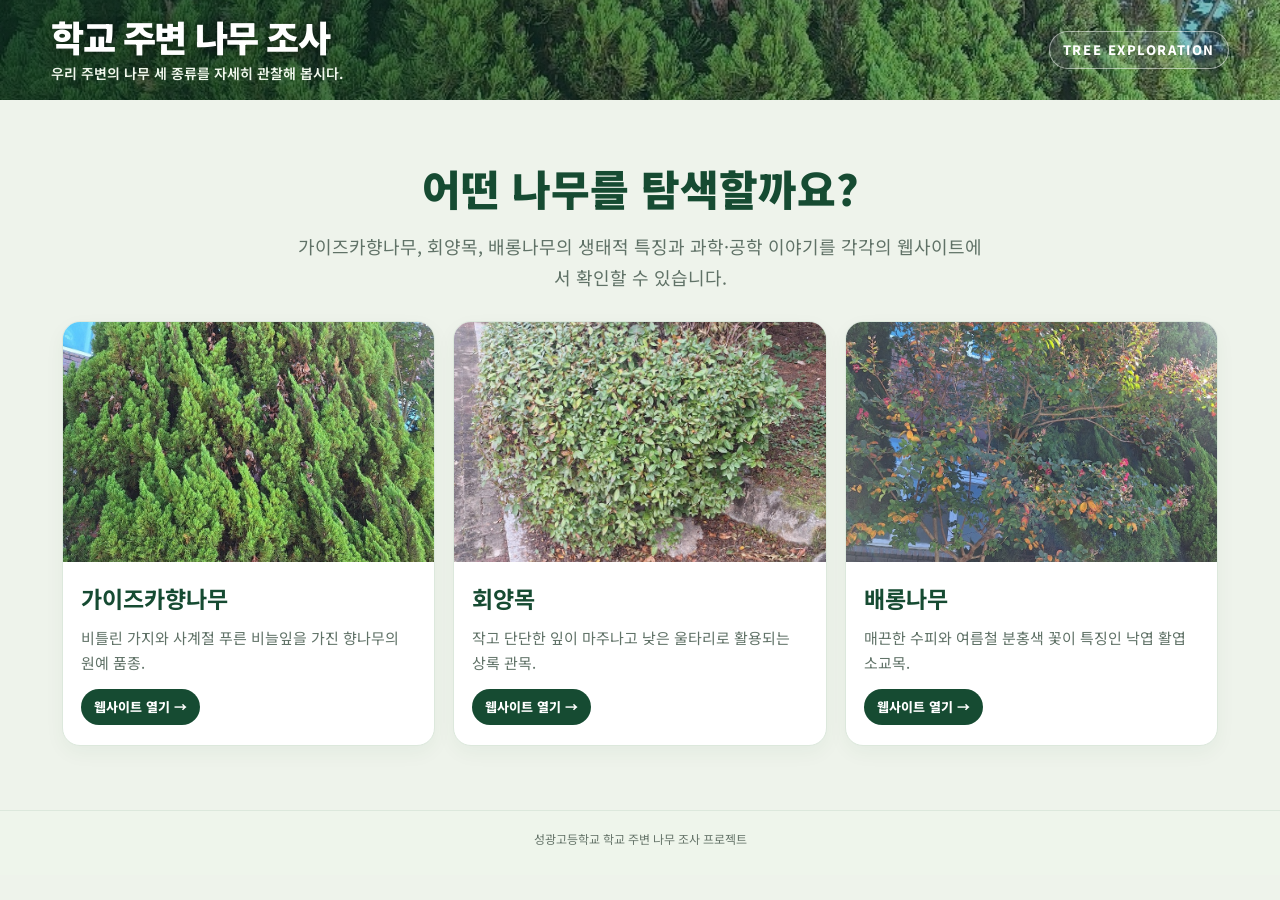
<file: index.html>
<!DOCTYPE html><html lang="ko"><head><meta charset="UTF-8"><meta name="viewport" content="width=device-width, initial-scale=1.0"><title>학교 주변 나무 조사</title><link rel="stylesheet" href="zstyles.css"></head><body>
<header class="hero" style="background-image:url('zimages/zkaizuka_juniper.jpg')"><div class="hero-inner"><div><h1>학교 주변 나무 조사</h1><p>우리 주변의 나무 세 종류를 자세히 관찰해 봅시다.</p></div><span class="hero-mark">TREE EXPLORATION</span></div></header>
<main class="home-layout"><div class="home-intro"><h1>어떤 나무를 탐색할까요?</h1><p>가이즈카향나무, 회양목, 배롱나무의 생태적 특징과 과학·공학 이야기를 각각의 웹사이트에서 확인할 수 있습니다.</p></div><div class="home-cards">
<a class="home-card" href="zkaizuka.html"><img src="zimages/zkaizuka_juniper.jpg" alt="가이즈카향나무"><div><h2>가이즈카향나무</h2><p>비틀린 가지와 사계절 푸른 비늘잎을 가진 향나무의 원예 품종.</p><span>웹사이트 열기 →</span></div></a>
<a class="home-card" href="zboxwood.html"><img src="zimages/zboxwood.jpg" alt="회양목"><div><h2>회양목</h2><p>작고 단단한 잎이 마주나고 낮은 울타리로 활용되는 상록 관목.</p><span>웹사이트 열기 →</span></div></a>
<a class="home-card" href="zbaerong.html"><img src="zimages/zbaerong.jpg" alt="배롱나무"><div><h2>배롱나무</h2><p>매끈한 수피와 여름철 분홍색 꽃이 특징인 낙엽 활엽 소교목.</p><span>웹사이트 열기 →</span></div></a>
</div></main><footer class="footer">성광고등학교 학교 주변 나무 조사 프로젝트</footer></body></html>
</file>
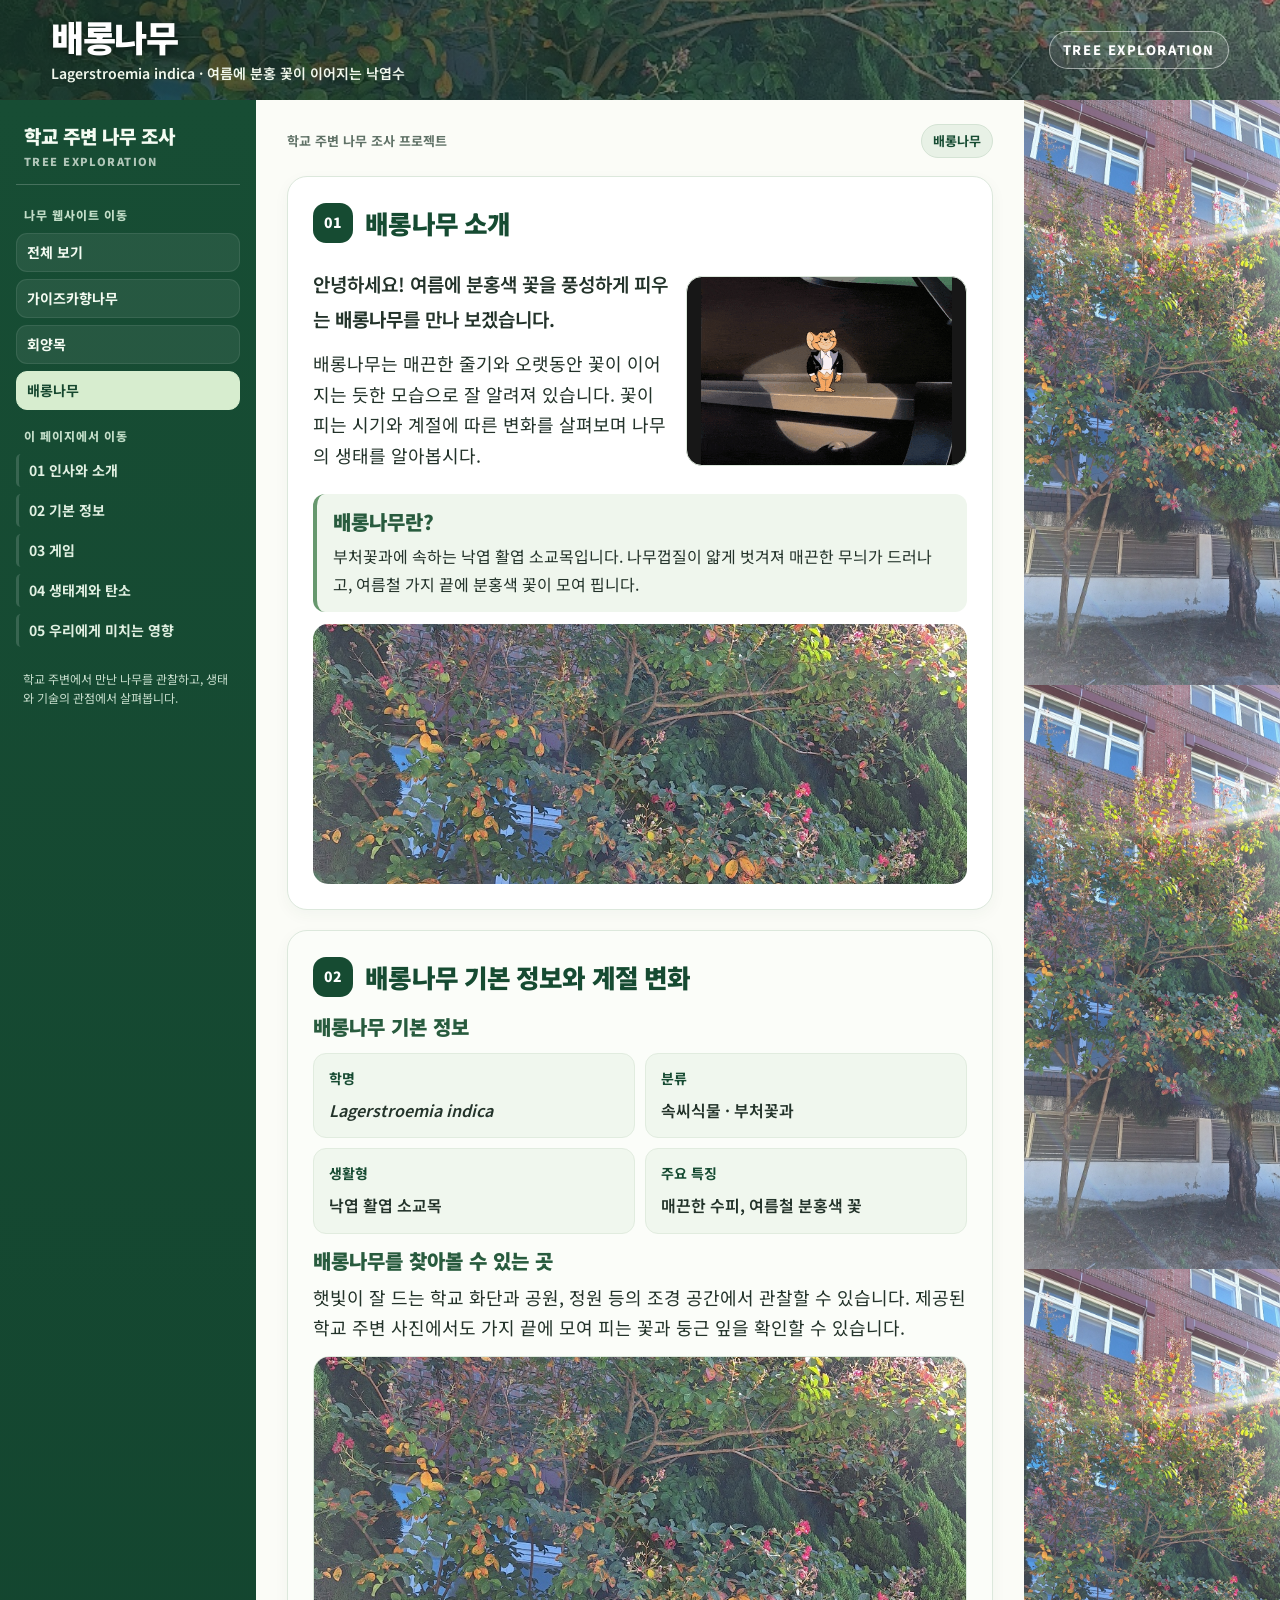
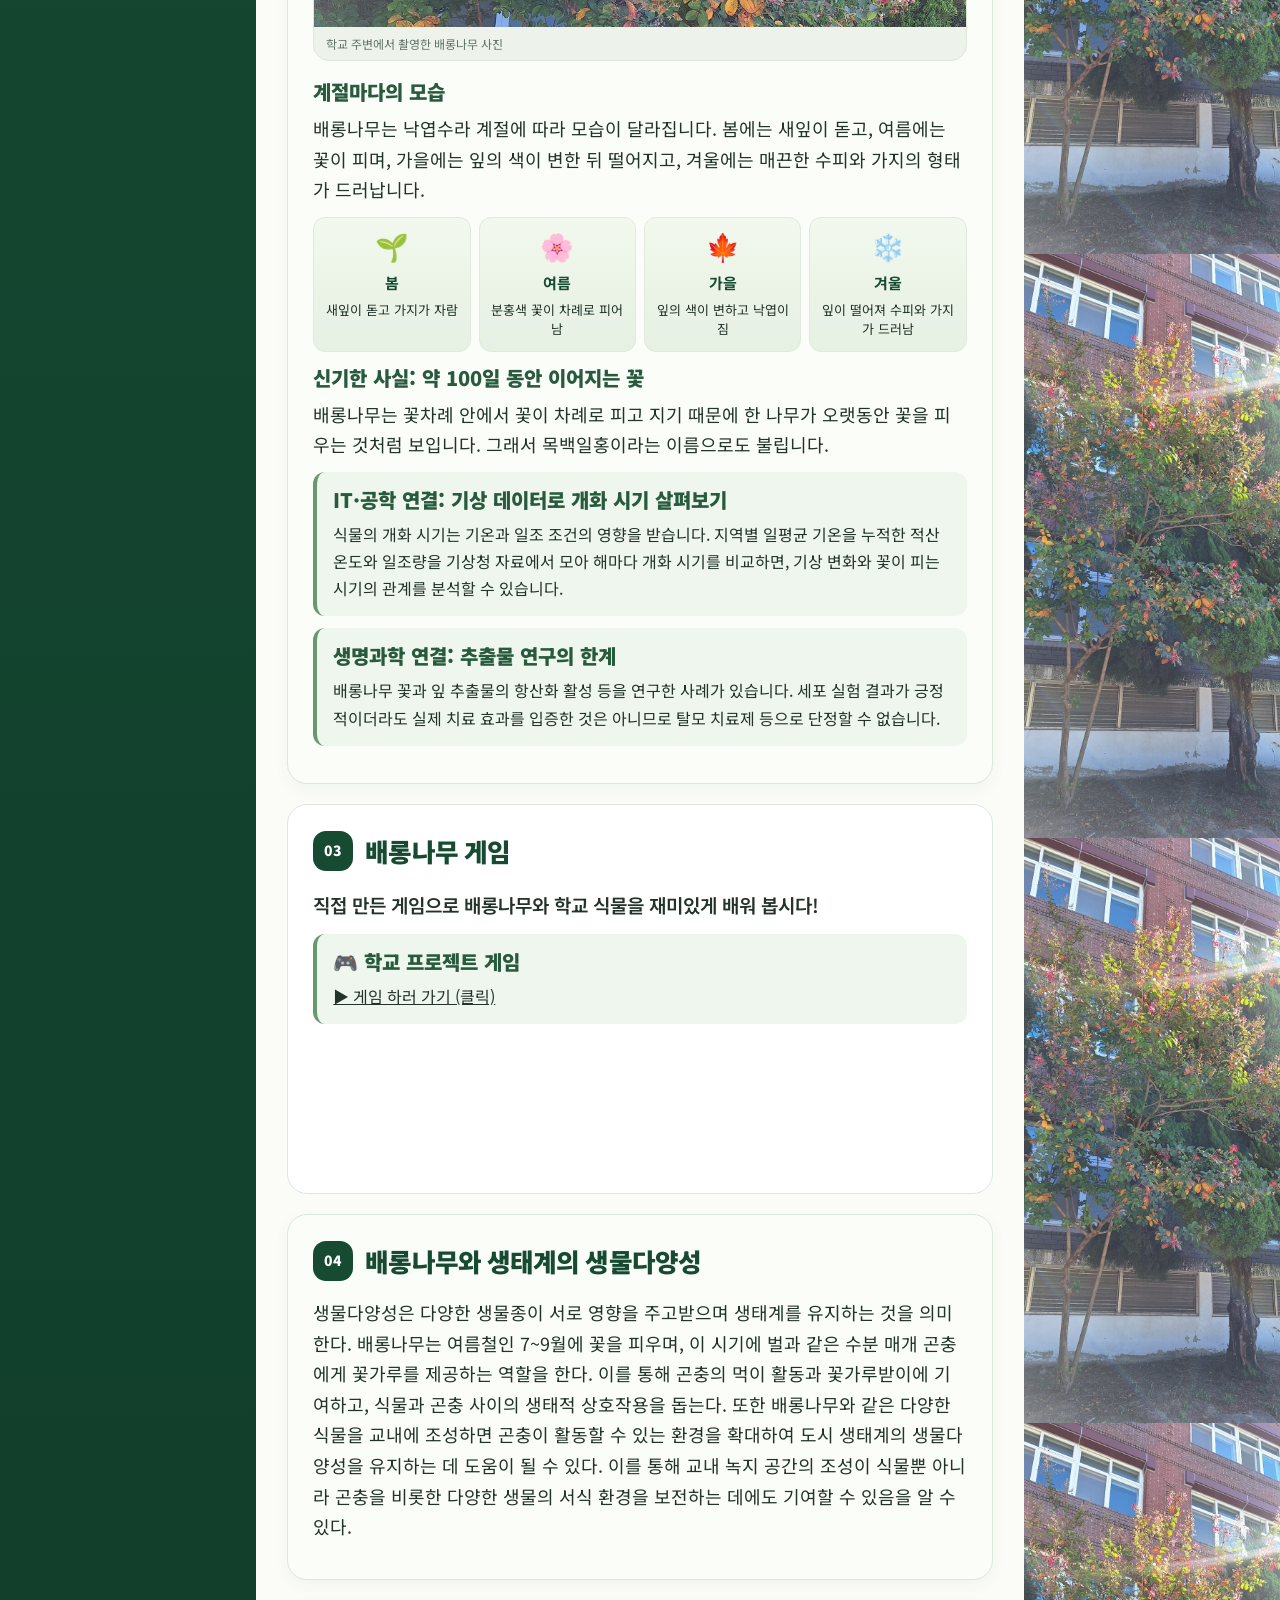
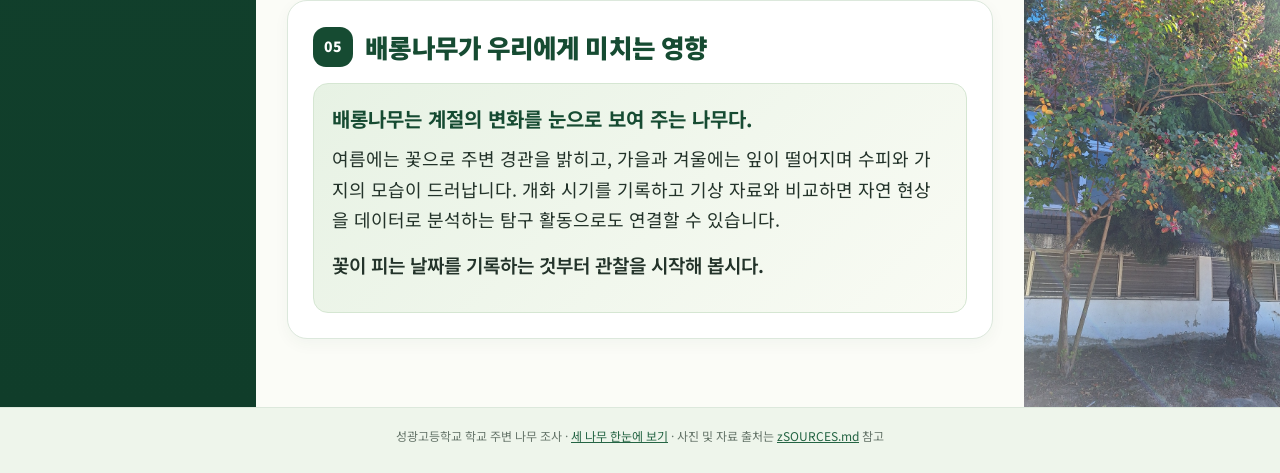
<file: zbaerong.html>
<!DOCTYPE html>
<html lang="ko">
<head>
<meta charset="UTF-8"><meta name="viewport" content="width=device-width, initial-scale=1.0">
<meta name="description" content="학교 주변 나무 조사: 배롱나무의 생태와 과학·공학 연계 내용">
<title>배롱나무 | 학교 주변 나무 조사</title><link rel="stylesheet" href="zstyles.css">
</head>
<body>
<header class="hero" style="background-image:url('zimages/zbaerong.jpg')"><div class="hero-inner"><div><h1>배롱나무</h1><p>Lagerstroemia indica · 여름에 분홍 꽃이 이어지는 낙엽수</p></div><span class="hero-mark">TREE EXPLORATION</span></div></header>
<div class="layout"><aside class="sidebar"><div class="sidebar-inner">
      <div class="site-brand">학교 주변 나무 조사<small>TREE EXPLORATION</small></div>
      <div class="nav-caption">나무 웹사이트 이동</div><nav class="site-links"><a href="index.html">전체 보기</a><a class="" href="zkaizuka.html">가이즈카향나무</a><a class="" href="zboxwood.html">회양목</a><a class="current" href="zbaerong.html">배롱나무</a></nav>
      <div class="nav-caption">이 페이지에서 이동</div><nav class="section-links"><a href="#s1">01 인사와 소개</a><a href="#s2">02 기본 정보</a><a href="#s3">03 게임</a><a href="#s4">04 생태계와 탄소</a><a href="#s5">05 우리에게 미치는 영향</a></nav>
      <p class="sidebar-note">학교 주변에서 만난 나무를 관찰하고, 생태와 기술의 관점에서 살펴봅니다.</p>
    </div></aside><main class="content"><div class="intro-line"><span>학교 주변 나무 조사 프로젝트</span><span class="pill">배롱나무</span></div><section class="chapter" id="s1"><div class="chapter-head"><span class="chapter-no">01</span><h2>배롱나무 소개</h2></div><div class="welcome-grid"><div><p class="lead">안녕하세요! 여름에 분홍색 꽃을 풍성하게 피우는 <strong>배롱나무</strong>를 만나 보겠습니다.</p><p>배롱나무는 매끈한 줄기와 오랫동안 꽃이 이어지는 듯한 모습으로 잘 알려져 있습니다. 꽃이 피는 시기와 계절에 따른 변화를 살펴보며 나무의 생태를 알아봅시다.</p></div><img class="welcome-art" src="zimages/ztom_jerry_greeting.png" alt="사용자가 제공한 톰과 제리 인사 이미지"></div><div class="science-box"><h3>배롱나무란?</h3><p>부처꽃과에 속하는 낙엽 활엽 소교목입니다. 나무껍질이 얇게 벗겨져 매끈한 무늬가 드러나고, 여름철 가지 끝에 분홍색 꽃이 모여 핍니다.</p></div><img class="species-photo" src="zimages/zbaerong.jpg" alt="학교 주변 배롱나무 사진"></section><section class="chapter" id="s2"><div class="chapter-head"><span class="chapter-no">02</span><h2>배롱나무 기본 정보와 계절 변화</h2></div><h3>배롱나무 기본 정보</h3><div class="fact-grid"><div class="fact"><b>학명</b><span><i>Lagerstroemia indica</i></span></div><div class="fact"><b>분류</b><span>속씨식물 · 부처꽃과</span></div><div class="fact"><b>생활형</b><span>낙엽 활엽 소교목</span></div><div class="fact"><b>주요 특징</b><span>매끈한 수피, 여름철 분홍색 꽃</span></div></div><h3>배롱나무를 찾아볼 수 있는 곳</h3><p>햇빛이 잘 드는 학교 화단과 공원, 정원 등의 조경 공간에서 관찰할 수 있습니다. 제공된 학교 주변 사진에서도 가지 끝에 모여 피는 꽃과 둥근 잎을 확인할 수 있습니다.</p><figure class="inline-photo"><img src="zimages/zbaerong.jpg" alt="꽃이 피어 있는 배롱나무"><figcaption>학교 주변에서 촬영한 배롱나무 사진</figcaption></figure><h3>계절마다의 모습</h3><p>배롱나무는 낙엽수라 계절에 따라 모습이 달라집니다. 봄에는 새잎이 돋고, 여름에는 꽃이 피며, 가을에는 잎의 색이 변한 뒤 떨어지고, 겨울에는 매끈한 수피와 가지의 형태가 드러납니다.</p><div class="seasons"><div class="season"><span class="symbol">🌱</span><strong>봄</strong><p>새잎이 돋고 가지가 자람</p></div><div class="season"><span class="symbol">🌸</span><strong>여름</strong><p>분홍색 꽃이 차례로 피어남</p></div><div class="season"><span class="symbol">🍁</span><strong>가을</strong><p>잎의 색이 변하고 낙엽이 짐</p></div><div class="season"><span class="symbol">❄️</span><strong>겨울</strong><p>잎이 떨어져 수피와 가지가 드러남</p></div></div><h3>신기한 사실: 약 100일 동안 이어지는 꽃</h3><p>배롱나무는 꽃차례 안에서 꽃이 차례로 피고 지기 때문에 한 나무가 오랫동안 꽃을 피우는 것처럼 보입니다. 그래서 목백일홍이라는 이름으로도 불립니다.</p><div class="science-box"><h3>IT·공학 연결: 기상 데이터로 개화 시기 살펴보기</h3><p>식물의 개화 시기는 기온과 일조 조건의 영향을 받습니다. 지역별 일평균 기온을 누적한 적산온도와 일조량을 기상청 자료에서 모아 해마다 개화 시기를 비교하면, 기상 변화와 꽃이 피는 시기의 관계를 분석할 수 있습니다.</p></div><div class="science-box"><h3>생명과학 연결: 추출물 연구의 한계</h3><p>배롱나무 꽃과 잎 추출물의 항산화 활성 등을 연구한 사례가 있습니다. 세포 실험 결과가 긍정적이더라도 실제 치료 효과를 입증한 것은 아니므로 탈모 치료제 등으로 단정할 수 없습니다.</p></div></section><section class="chapter game-slot" id="s3" aria-label="게임 영역"><div class="chapter-head"><span class="chapter-no">03</span><h2>배롱나무 게임</h2></div><p class="lead">직접 만든 게임으로 배롱나무와 학교 식물을 재미있게 배워 봅시다!</p><div class="science-box"><h3>🎮 학교 프로젝트 게임</h3><p><a href="https://sg26-10512-a11y.github.io/School-project/" target="_blank" rel="noopener">▶ 게임 하러 가기 (클릭)</a></p></div></section><section class="chapter" id="s4">
  <div class="chapter-head">
    <span class="chapter-no">04</span>
    <h2>배롱나무와 생태계의 생물다양성</h2>
  </div>

  <p>생물다양성은 다양한 생물종이 서로 영향을 주고받으며 생태계를 유지하는 것을 의미한다. 배롱나무는 여름철인 7~9월에 꽃을 피우며, 이 시기에 벌과 같은 수분 매개 곤충에게 꽃가루를 제공하는 역할을 한다. 이를 통해 곤충의 먹이 활동과 꽃가루받이에 기여하고, 식물과 곤충 사이의 생태적 상호작용을 돕는다. 또한 배롱나무와 같은 다양한 식물을 교내에 조성하면 곤충이 활동할 수 있는 환경을 확대하여 도시 생태계의 생물다양성을 유지하는 데 도움이 될 수 있다. 이를 통해 교내 녹지 공간의 조성이 식물뿐 아니라 곤충을 비롯한 다양한 생물의 서식 환경을 보전하는 데에도 기여할 수 있음을 알 수 있다.</p>
</section><section class="chapter" id="s5"><div class="chapter-head"><span class="chapter-no">05</span><h2>배롱나무가 우리에게 미치는 영향</h2></div><div class="finish"><strong>배롱나무는 계절의 변화를 눈으로 보여 주는 나무다.</strong><p>여름에는 꽃으로 주변 경관을 밝히고, 가을과 겨울에는 잎이 떨어지며 수피와 가지의 모습이 드러납니다. 개화 시기를 기록하고 기상 자료와 비교하면 자연 현상을 데이터로 분석하는 탐구 활동으로도 연결할 수 있습니다.</p><p class="lead">꽃이 피는 날짜를 기록하는 것부터 관찰을 시작해 봅시다.</p></div></section></main><aside class="photo-rail" aria-label="나무 사진 모음"><img src="zimages/zbaerong.jpg" alt="" loading="lazy"><img src="zimages/zbaerong.jpg" alt="" loading="lazy"><img src="zimages/zbaerong.jpg" alt="" loading="lazy"><img src="zimages/zbaerong.jpg" alt="" loading="lazy"><img src="zimages/zbaerong.jpg" alt="" loading="lazy"><img src="zimages/zbaerong.jpg" alt="" loading="lazy"></aside></div>
<footer class="footer">성광고등학교 학교 주변 나무 조사 · <a href="index.html">세 나무 한눈에 보기</a> · 사진 및 자료 출처는 <a href="zSOURCES.md">zSOURCES.md</a> 참고</footer>

</body></html>
</file>
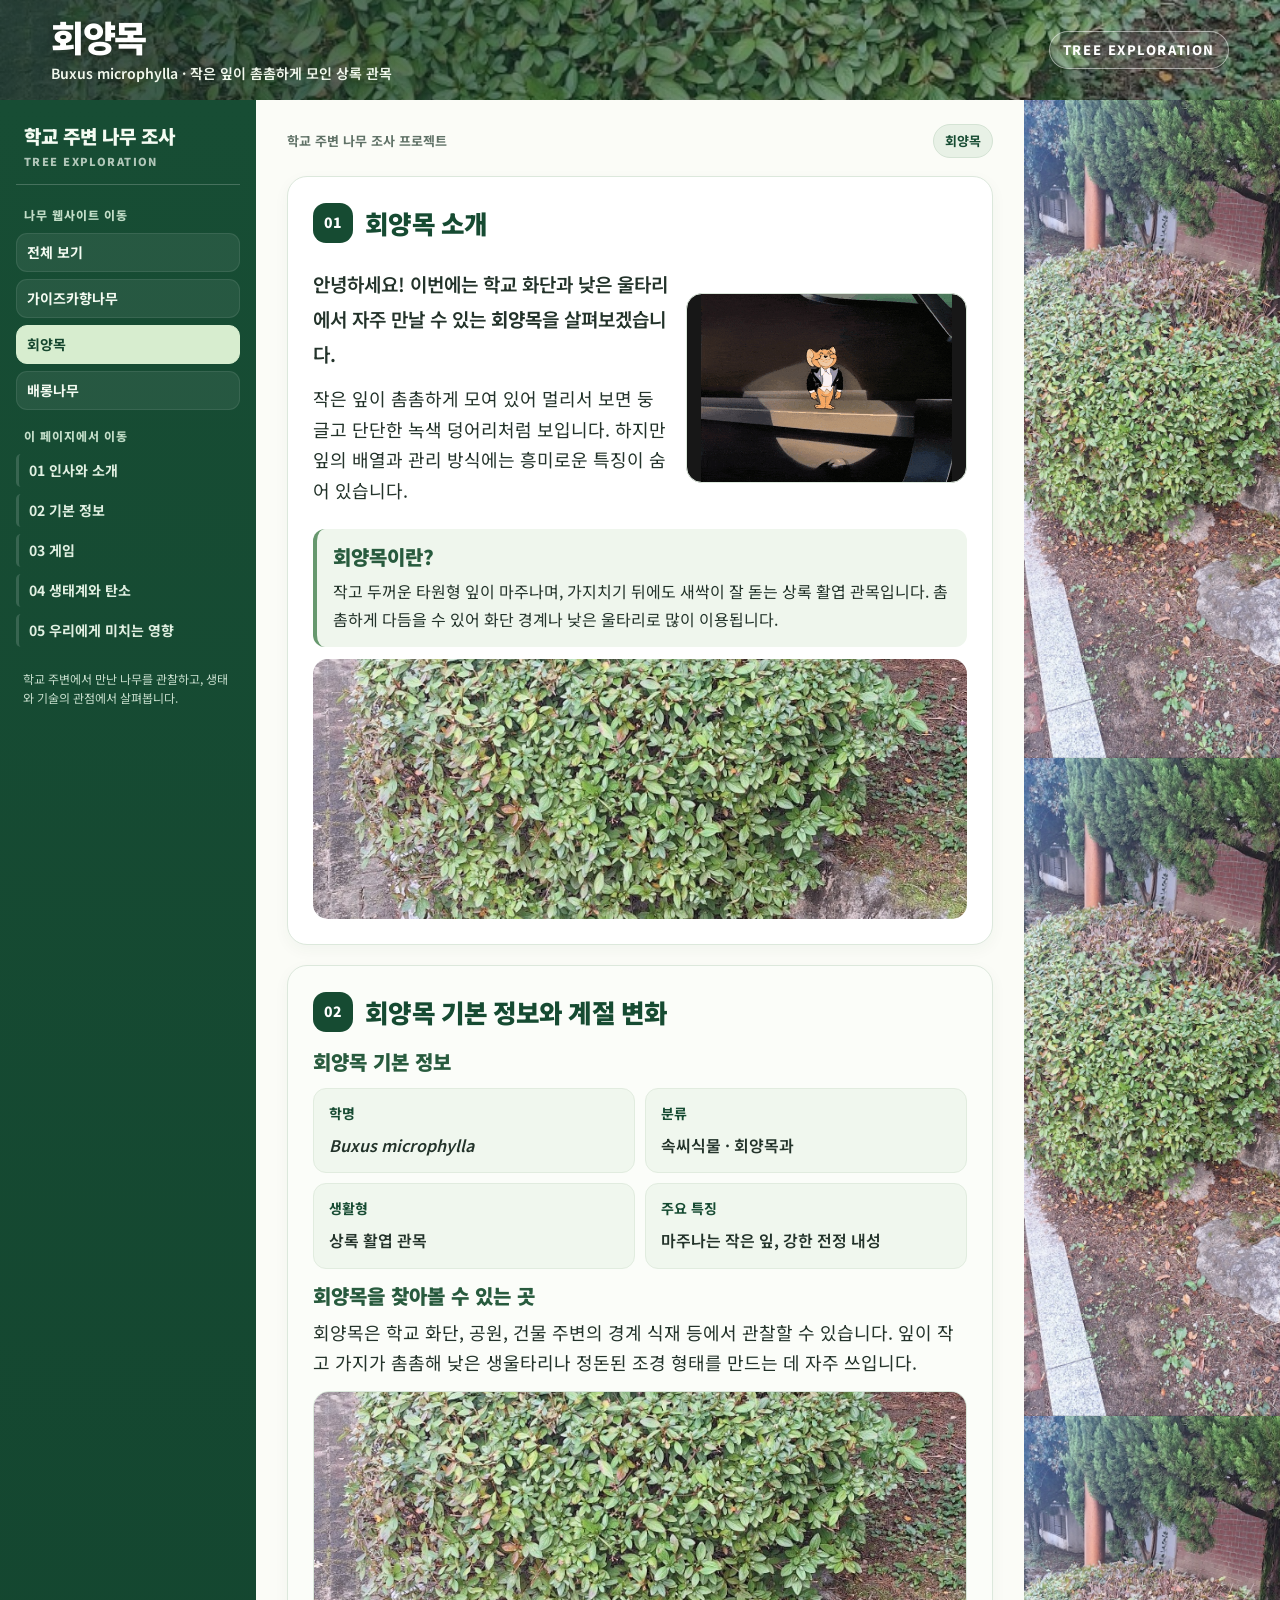
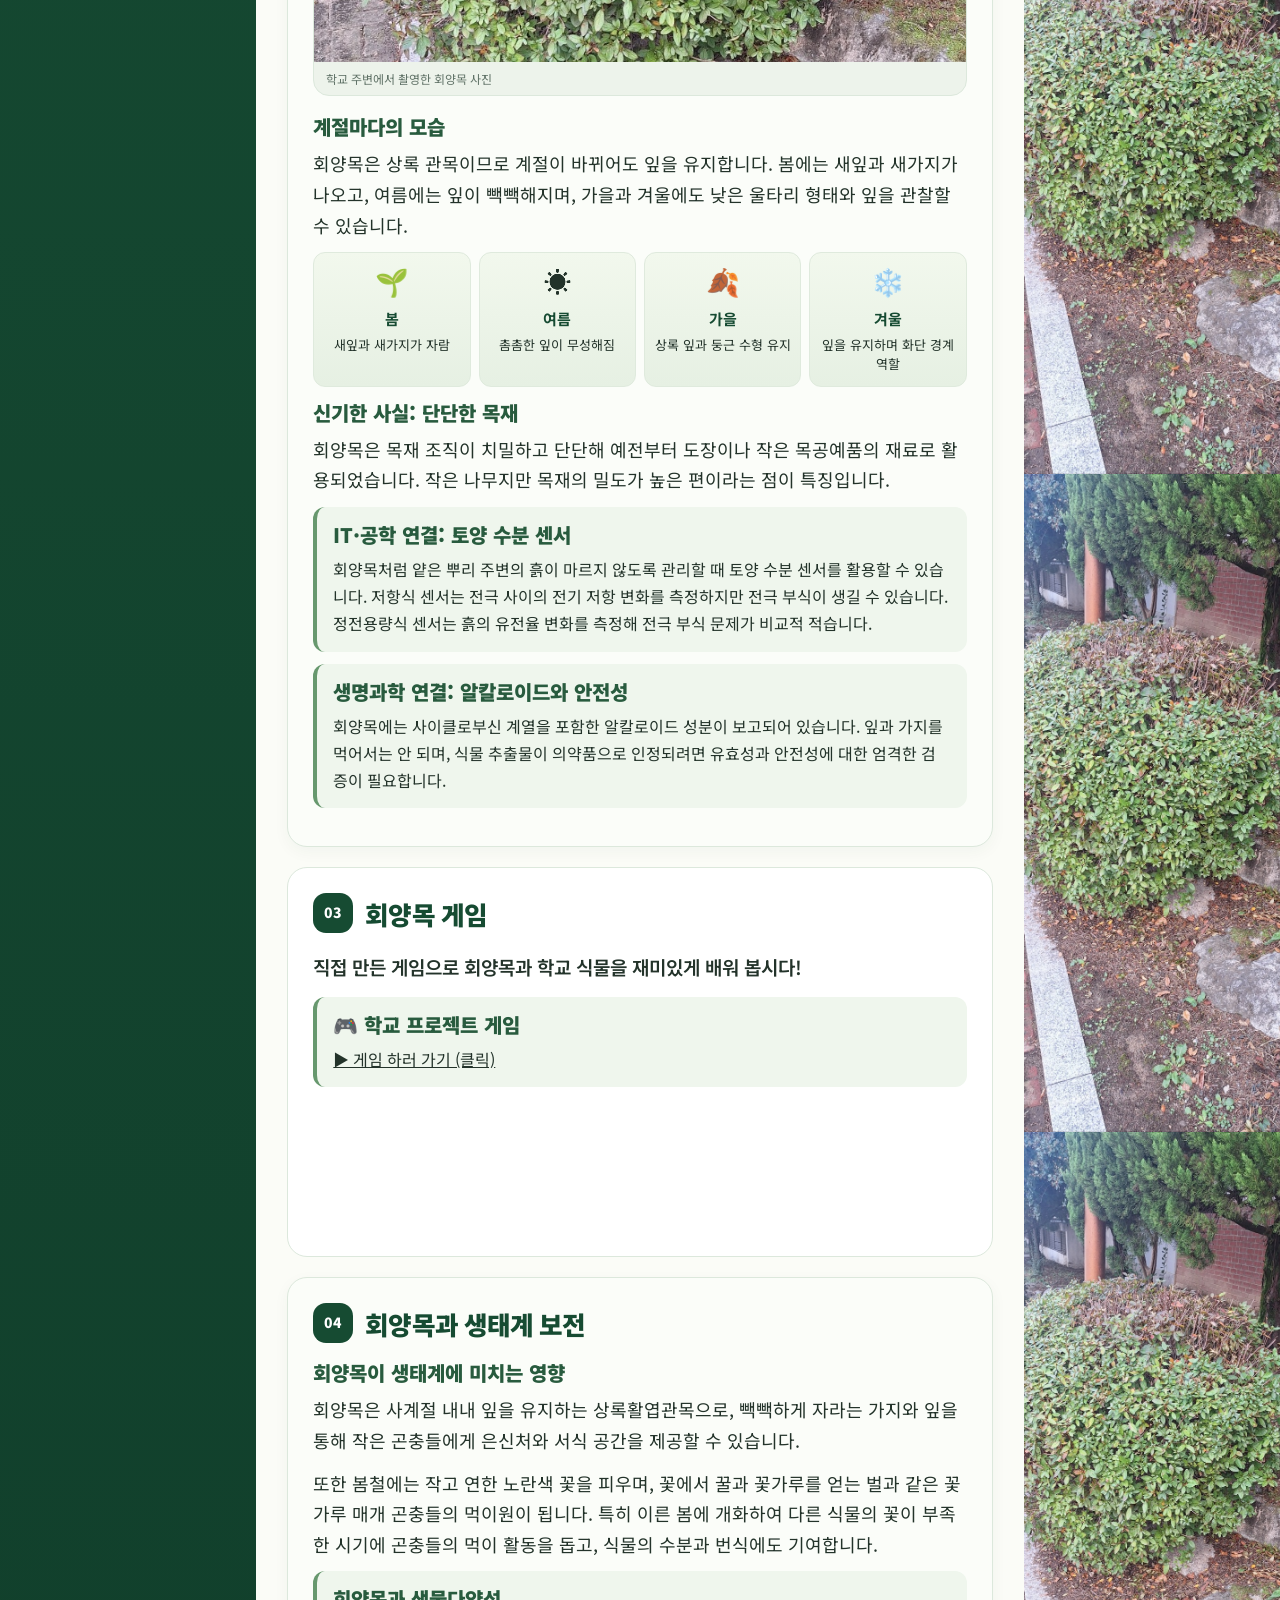
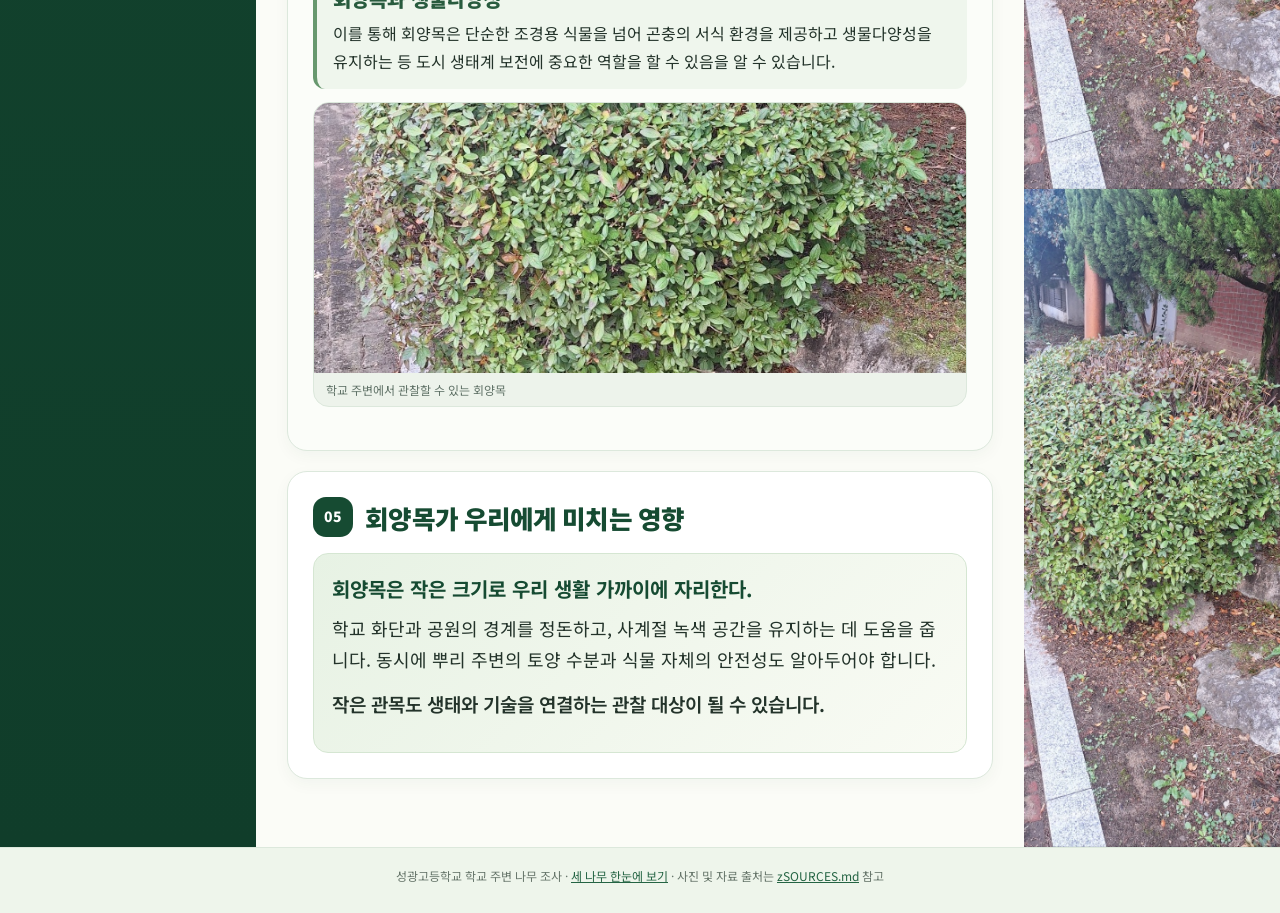
<file: zboxwood.html>
<!DOCTYPE html>
<html lang="ko">
<head>
<meta charset="UTF-8"><meta name="viewport" content="width=device-width, initial-scale=1.0">
<meta name="description" content="학교 주변 나무 조사: 회양목의 생태와 과학·공학 연계 내용">
<title>회양목 | 학교 주변 나무 조사</title><link rel="stylesheet" href="zstyles.css">
</head>
<body>
<header class="hero" style="background-image:url('zimages/zboxwood.jpg')"><div class="hero-inner"><div><h1>회양목</h1><p>Buxus microphylla · 작은 잎이 촘촘하게 모인 상록 관목</p></div><span class="hero-mark">TREE EXPLORATION</span></div></header>
<div class="layout"><aside class="sidebar"><div class="sidebar-inner">
      <div class="site-brand">학교 주변 나무 조사<small>TREE EXPLORATION</small></div>
      <div class="nav-caption">나무 웹사이트 이동</div><nav class="site-links"><a href="index.html">전체 보기</a><a class="" href="zkaizuka.html">가이즈카향나무</a><a class="current" href="zboxwood.html">회양목</a><a class="" href="zbaerong.html">배롱나무</a></nav>
      <div class="nav-caption">이 페이지에서 이동</div><nav class="section-links"><a href="#s1">01 인사와 소개</a><a href="#s2">02 기본 정보</a><a href="#s3">03 게임</a><a href="#s4">04 생태계와 탄소</a><a href="#s5">05 우리에게 미치는 영향</a></nav>
      <p class="sidebar-note">학교 주변에서 만난 나무를 관찰하고, 생태와 기술의 관점에서 살펴봅니다.</p>
    </div></aside><main class="content"><div class="intro-line"><span>학교 주변 나무 조사 프로젝트</span><span class="pill">회양목</span></div><section class="chapter" id="s1"><div class="chapter-head"><span class="chapter-no">01</span><h2>회양목 소개</h2></div><div class="welcome-grid"><div><p class="lead">안녕하세요! 이번에는 학교 화단과 낮은 울타리에서 자주 만날 수 있는 <strong>회양목</strong>을 살펴보겠습니다.</p><p>작은 잎이 촘촘하게 모여 있어 멀리서 보면 둥글고 단단한 녹색 덩어리처럼 보입니다. 하지만 잎의 배열과 관리 방식에는 흥미로운 특징이 숨어 있습니다.</p></div><img class="welcome-art" src="zimages/ztom_jerry_greeting.png" alt="사용자가 제공한 톰과 제리 인사 이미지"></div><div class="science-box"><h3>회양목이란?</h3><p>작고 두꺼운 타원형 잎이 마주나며, 가지치기 뒤에도 새싹이 잘 돋는 상록 활엽 관목입니다. 촘촘하게 다듬을 수 있어 화단 경계나 낮은 울타리로 많이 이용됩니다.</p></div><img class="species-photo" src="zimages/zboxwood.jpg" alt="학교 주변 회양목 사진"></section><section class="chapter" id="s2"><div class="chapter-head"><span class="chapter-no">02</span><h2>회양목 기본 정보와 계절 변화</h2></div><h3>회양목 기본 정보</h3><div class="fact-grid"><div class="fact"><b>학명</b><span><i>Buxus microphylla</i></span></div><div class="fact"><b>분류</b><span>속씨식물 · 회양목과</span></div><div class="fact"><b>생활형</b><span>상록 활엽 관목</span></div><div class="fact"><b>주요 특징</b><span>마주나는 작은 잎, 강한 전정 내성</span></div></div><h3>회양목을 찾아볼 수 있는 곳</h3><p>회양목은 학교 화단, 공원, 건물 주변의 경계 식재 등에서 관찰할 수 있습니다. 잎이 작고 가지가 촘촘해 낮은 생울타리나 정돈된 조경 형태를 만드는 데 자주 쓰입니다.</p><figure class="inline-photo"><img src="zimages/zboxwood.jpg" alt="화단에 둥글게 다듬어진 회양목"><figcaption>학교 주변에서 촬영한 회양목 사진</figcaption></figure><h3>계절마다의 모습</h3><p>회양목은 상록 관목이므로 계절이 바뀌어도 잎을 유지합니다. 봄에는 새잎과 새가지가 나오고, 여름에는 잎이 빽빽해지며, 가을과 겨울에도 낮은 울타리 형태와 잎을 관찰할 수 있습니다.</p><div class="seasons"><div class="season"><span class="symbol">🌱</span><strong>봄</strong><p>새잎과 새가지가 자람</p></div><div class="season"><span class="symbol">☀️</span><strong>여름</strong><p>촘촘한 잎이 무성해짐</p></div><div class="season"><span class="symbol">🍂</span><strong>가을</strong><p>상록 잎과 둥근 수형 유지</p></div><div class="season"><span class="symbol">❄️</span><strong>겨울</strong><p>잎을 유지하며 화단 경계 역할</p></div></div><h3>신기한 사실: 단단한 목재</h3><p>회양목은 목재 조직이 치밀하고 단단해 예전부터 도장이나 작은 목공예품의 재료로 활용되었습니다. 작은 나무지만 목재의 밀도가 높은 편이라는 점이 특징입니다.</p><div class="science-box"><h3>IT·공학 연결: 토양 수분 센서</h3><p>회양목처럼 얕은 뿌리 주변의 흙이 마르지 않도록 관리할 때 토양 수분 센서를 활용할 수 있습니다. 저항식 센서는 전극 사이의 전기 저항 변화를 측정하지만 전극 부식이 생길 수 있습니다. 정전용량식 센서는 흙의 유전율 변화를 측정해 전극 부식 문제가 비교적 적습니다.</p></div><div class="science-box"><h3>생명과학 연결: 알칼로이드와 안전성</h3><p>회양목에는 사이클로부신 계열을 포함한 알칼로이드 성분이 보고되어 있습니다. 잎과 가지를 먹어서는 안 되며, 식물 추출물이 의약품으로 인정되려면 유효성과 안전성에 대한 엄격한 검증이 필요합니다.</p></div></section><section class="chapter game-slot" id="s3" aria-label="게임 영역"><div class="chapter-head"><span class="chapter-no">03</span><h2>회양목 게임</h2></div><p class="lead">직접 만든 게임으로 회양목과 학교 식물을 재미있게 배워 봅시다!</p><div class="science-box"><h3>🎮 학교 프로젝트 게임</h3><p><a href="https://sghs0258-del.github.io/school-project/" target="_blank" rel="noopener">▶ 게임 하러 가기 (클릭)</a></p></div></section>
<section class="chapter" id="s4">
  <div class="chapter-head">
    <span class="chapter-no">04</span>
    <h2>회양목과 생태계 보전</h2>
  </div>

  <h3>회양목이 생태계에 미치는 영향</h3>

  <p>
    회양목은 사계절 내내 잎을 유지하는 상록활엽관목으로,
    빽빽하게 자라는 가지와 잎을 통해 작은 곤충들에게
    은신처와 서식 공간을 제공할 수 있습니다.
  </p>

  <p>
    또한 봄철에는 작고 연한 노란색 꽃을 피우며,
    꽃에서 꿀과 꽃가루를 얻는 벌과 같은 꽃가루 매개 곤충들의
    먹이원이 됩니다. 특히 이른 봄에 개화하여 다른 식물의 꽃이
    부족한 시기에 곤충들의 먹이 활동을 돕고,
    식물의 수분과 번식에도 기여합니다.
  </p>

  <div class="science-box">
    <h3>회양목과 생물다양성</h3>
    <p>
      이를 통해 회양목은 단순한 조경용 식물을 넘어
      곤충의 서식 환경을 제공하고 생물다양성을 유지하는 등
      도시 생태계 보전에 중요한 역할을 할 수 있음을 알 수 있습니다.
    </p>
  </div>

  <figure class="inline-photo">
    <img src="zimages/zboxwood.jpg" alt="학교 주변에서 자라는 회양목">
    <figcaption>학교 주변에서 관찰할 수 있는 회양목</figcaption>
  </figure>
</section><section class="chapter" id="s5"><div class="chapter-head"><span class="chapter-no">05</span><h2>회양목가 우리에게 미치는 영향</h2></div><div class="finish"><strong>회양목은 작은 크기로 우리 생활 가까이에 자리한다.</strong><p>학교 화단과 공원의 경계를 정돈하고, 사계절 녹색 공간을 유지하는 데 도움을 줍니다. 동시에 뿌리 주변의 토양 수분과 식물 자체의 안전성도 알아두어야 합니다.</p><p class="lead">작은 관목도 생태와 기술을 연결하는 관찰 대상이 될 수 있습니다.</p></div></section></main><aside class="photo-rail" aria-label="나무 사진 모음"><img src="zimages/zboxwood.jpg" alt="" loading="lazy"><img src="zimages/zboxwood.jpg" alt="" loading="lazy"><img src="zimages/zboxwood.jpg" alt="" loading="lazy"><img src="zimages/zboxwood.jpg" alt="" loading="lazy"><img src="zimages/zboxwood.jpg" alt="" loading="lazy"><img src="zimages/zboxwood.jpg" alt="" loading="lazy"></aside></div>
<footer class="footer">성광고등학교 학교 주변 나무 조사 · <a href="index.html">세 나무 한눈에 보기</a> · 사진 및 자료 출처는 <a href="zSOURCES.md">zSOURCES.md</a> 참고</footer>

</body></html>
</file>
<file: zstyles.css>
@import url('https://fonts.googleapis.com/css2?family=Gowun+Dodum&family=Noto+Sans+KR:wght@400;500;600;700;800;900&display=swap');
:root{--pine:#164b32;--pine2:#246443;--leaf:#4d8b5d;--mint:#eaf4e8;--paper:#fbfcf7;--ink:#23332a;--muted:#607267;--line:#dce8dc;--sun:#f6c96a;}
*{box-sizing:border-box}
html{scroll-behavior:smooth;scroll-padding-top:18px}
body{margin:0;background:#eef3eb;color:var(--ink);font-family:'Noto Sans KR','Malgun Gothic',sans-serif;font-size:18px;line-height:1.7}
a{color:inherit}
.hero{height:100px;position:relative;display:flex;align-items:center;padding:12px clamp(16px,4vw,56px);background-size:cover;background-position:center 48%;overflow:hidden;color:white}
.hero::before{content:'';position:absolute;inset:0;background:linear-gradient(90deg,rgba(7,39,24,.78),rgba(9,48,31,.25))}
.hero-inner{position:relative;z-index:1;max-width:1480px;width:100%;margin:auto;display:flex;align-items:center;justify-content:space-between;gap:20px}
.hero h1{margin:0;font-size:clamp(24px,3vw,36px);font-weight:900;letter-spacing:-.04em;text-shadow:0 2px 10px #0008;line-height:1.2}
.hero p{margin:4px 0 0;font-size:14px;font-weight:600;color:#f1f8ed}
.hero-mark{font-size:13px;letter-spacing:.12em;font-weight:800;border:1px solid #ffffff80;border-radius:999px;padding:7px 13px;background:#ffffff18;white-space:nowrap}
.layout{max-width:1600px;margin:0 auto;display:grid;grid-template-columns:minmax(150px,1fr) minmax(0,3fr) minmax(170px,1fr);align-items:stretch;background:var(--paper);box-shadow:0 8px 30px #173d2810;min-height:2000px}
.sidebar{background:linear-gradient(180deg,#174d34,#103d2a);color:#f4fbf2;padding:24px 16px;}
.sidebar-inner{position:sticky;top:14px}
.site-brand{font-weight:900;font-size:19px;line-height:1.3;margin:0 0 20px;padding:0 8px 16px;border-bottom:1px solid #ffffff35}
.site-brand small{display:block;font-size:11px;opacity:.7;letter-spacing:.13em;margin-top:5px}
.nav-caption{font-size:12px;color:#c2ddc8;font-weight:800;letter-spacing:.08em;margin:16px 8px 8px}
.site-links,.section-links{display:grid;gap:7px}
.site-links a,.section-links a{display:block;text-decoration:none;border-radius:11px;padding:9px 10px;font-size:14px;font-weight:700;line-height:1.35;transition:.18s ease}
.site-links a{background:#ffffff12;border:1px solid #ffffff16}
.site-links a.current,.site-links a:hover{background:#d7edcf;color:#16472f;border-color:#d7edcf}
.section-links a{color:#e1f0e2;border-left:3px solid #ffffff26;border-radius:5px;padding:7px 10px}
.section-links a:hover{background:#ffffff12;border-left-color:#f0cc76}
.sidebar-note{margin:22px 7px 0;font-size:12px;color:#c8dfce;line-height:1.6}
.content{padding:24px clamp(15px,2.4vw,36px) 48px;min-width:0}
.intro-line{display:flex;align-items:center;justify-content:space-between;gap:10px;margin-bottom:18px;color:var(--muted);font-size:13px;font-weight:700}
.intro-line .pill{background:#e8f1e6;border:1px solid #d4e3d4;border-radius:999px;padding:5px 11px;color:var(--pine)}
.chapter{background:#fff;border:1px solid var(--line);border-radius:20px;padding:clamp(18px,2vw,28px);margin-bottom:20px;box-shadow:0 5px 16px #1d51320b;scroll-margin-top:14px}
.chapter:nth-of-type(even){background:#fbfdf9}
.chapter-head{display:flex;align-items:center;gap:12px;margin-bottom:16px}
.chapter-no{flex:0 0 auto;width:40px;height:40px;border-radius:13px;display:grid;place-items:center;background:var(--pine);color:white;font-size:14px;font-weight:900}
.chapter h2{font-size:clamp(22px,2vw,28px);line-height:1.3;margin:0;color:var(--pine);letter-spacing:-.035em;font-weight:900}
.chapter h3{font-size:20px;line-height:1.35;margin:0 0 8px;color:#285b3e;font-weight:900}
.chapter p{margin:7px 0 12px}
.lead{font-size:19px;font-weight:600;line-height:1.85}
.small-note{font-size:14px;color:var(--muted);line-height:1.65}
.welcome-grid{display:grid;grid-template-columns:1.12fr .88fr;gap:16px;align-items:center}
.welcome-art{width:100%;height:190px;object-fit:contain;background:#171717;border-radius:16px;border:1px solid var(--line)}
.game-slot{min-height:390px;background:#fff;box-shadow:none}
.species-photo{width:100%;max-height:260px;object-fit:cover;border-radius:15px;display:block}
.fact-grid{display:grid;grid-template-columns:repeat(2,minmax(0,1fr));gap:10px;margin:13px 0}
.fact{padding:13px 15px;border-radius:13px;background:#f0f7ee;border:1px solid #e1ecdf}
.fact b{display:block;color:var(--pine);font-size:14px;margin-bottom:3px}
.fact span{font-size:16px;font-weight:600}
.inline-photo{margin:13px 0 17px;border-radius:16px;overflow:hidden;background:#edf3eb;border:1px solid var(--line)}
.inline-photo img{display:block;width:100%;max-height:270px;object-fit:cover}
.inline-photo figcaption{padding:8px 12px;font-size:12px;color:var(--muted);line-height:1.45}
.inline-photo figcaption a{color:var(--pine2)}
.two-col{display:grid;grid-template-columns:1fr 1fr;gap:14px;align-items:start}
.science-box{background:#eff6ed;border-left:4px solid #67986e;border-radius:12px;padding:14px 16px;margin:12px 0}
.science-box p{margin:5px 0 0;font-size:16px}
.seasons{display:grid;grid-template-columns:repeat(4,minmax(0,1fr));gap:8px;margin:12px 0}
.season{border-radius:12px;padding:12px 8px;text-align:center;background:linear-gradient(180deg,#f2f8ed,#e6f0e3);border:1px solid #dfeadd}
.season .symbol{font-size:27px;display:block;line-height:1.2;margin-bottom:4px}
.season strong{font-size:15px;color:var(--pine)}
.season p{font-size:13px;margin:4px 0 0;line-height:1.45}
.impact-row{display:grid;grid-template-columns:1fr 1fr;gap:12px;margin:13px 0}
.impact-row .inline-photo{margin:0}
.data-note{padding:14px 16px;border:1px dashed #9bbca0;background:#f6faf4;border-radius:13px;margin:12px 0}
.data-note strong{color:var(--pine)}
.data-flow{display:grid;grid-template-columns:1fr auto 1fr;gap:10px;align-items:center;margin:14px 0}
.data-node{border-radius:14px;padding:13px;background:#eff6ed;text-align:center;font-size:14px;font-weight:800}
.data-node img{height:92px;width:100%;object-fit:contain;display:block;margin-bottom:6px}
.data-arrow{font-size:25px;color:var(--leaf);font-weight:900}
.finish{background:linear-gradient(135deg,#e7f2e4,#f9fbf4);border:1px solid #d5e6d2;border-radius:15px;padding:18px}
.finish strong{color:var(--pine);font-size:20px}
.source-list{font-size:12px;color:#6e7c72;padding-left:18px;margin:10px 0 0;line-height:1.7}
.photo-rail{position:relative;align-self:stretch;min-height:1600px;overflow:hidden;display:flex;flex-direction:column;background:#dce8dc;line-height:0}
.photo-rail img{display:block;flex:1 1 0;min-height:240px;width:100%;object-fit:cover;margin:0;padding:0;border:0}
.footer{padding:18px 24px 26px;background:#eef5eb;border-top:1px solid var(--line);font-size:12px;color:#66756a;text-align:center}
.footer a{color:var(--pine2)}
.home-layout{max-width:1200px;margin:0 auto;padding:34px 22px 64px}
.home-intro{text-align:center;padding:18px 16px 28px}
.home-intro h1{font-size:clamp(28px,4vw,42px);margin:0;color:var(--pine);font-weight:900}
.home-intro p{font-size:18px;color:var(--muted);margin:8px auto 0;max-width:700px}
.home-cards{display:grid;grid-template-columns:repeat(3,minmax(0,1fr));gap:18px}
.home-card{display:flex;flex-direction:column;background:white;border:1px solid var(--line);border-radius:18px;overflow:hidden;text-decoration:none;box-shadow:0 7px 20px #1d51320c;transition:transform .18s,box-shadow .18s}
.home-card:hover{transform:translateY(-4px);box-shadow:0 12px 28px #1d51321c}
.home-card img{height:240px;width:100%;object-fit:cover}
.home-card div{padding:17px 18px 20px}
.home-card h2{margin:0 0 7px;color:var(--pine);font-size:23px}
.home-card p{margin:0;color:var(--muted);font-size:15px}
.home-card span{display:inline-block;margin-top:13px;background:var(--pine);color:#fff;border-radius:999px;padding:7px 13px;font-size:13px;font-weight:800}
@media(max-width:900px){.layout{grid-template-columns:150px minmax(0,1fr) 170px}.sidebar{padding:18px 10px}.site-links a,.section-links a{font-size:13px}.content{padding:18px 15px}.photo-rail img{height:33.333%}}
@media(max-width:680px){body{font-size:16px}.hero{height:100px;padding:10px 16px}.hero-mark{display:none}.layout{display:flex;flex-direction:column;min-height:0}.sidebar{padding:12px;position:relative}.sidebar-inner{position:static}.site-brand{font-size:16px;margin:0 0 9px;padding-bottom:8px}.site-links{grid-template-columns:repeat(4,minmax(0,1fr));gap:5px}.site-links a{text-align:center;padding:7px 4px;font-size:12px}.nav-caption{display:none}.section-links{display:flex;overflow-x:auto;gap:5px;margin-top:8px}.section-links a{white-space:nowrap;border:1px solid #ffffff28;border-radius:999px;font-size:12px;padding:6px 9px}.sidebar-note{display:none}.content{padding:14px 12px 24px}.chapter{padding:17px 15px;margin-bottom:13px;border-radius:16px}.chapter h2{font-size:22px}.chapter h3{font-size:18px}.lead{font-size:17px}.welcome-grid,.two-col,.impact-row{grid-template-columns:1fr}.welcome-art{height:180px}.game-slot{min-height:250px}.fact-grid{grid-template-columns:1fr 1fr}.seasons{grid-template-columns:repeat(2,minmax(0,1fr))}.photo-rail{position:static;height:400px;min-height:0;display:grid;grid-template-columns:repeat(3,1fr);grid-template-rows:repeat(2,1fr)}.photo-rail img{width:100%;height:100%;min-height:0}.home-cards{grid-template-columns:1fr}.home-card img{height:220px}.home-layout{padding:20px 14px 44px}.data-flow{grid-template-columns:1fr}.data-arrow{transform:rotate(90deg);text-align:center}}
</file>
